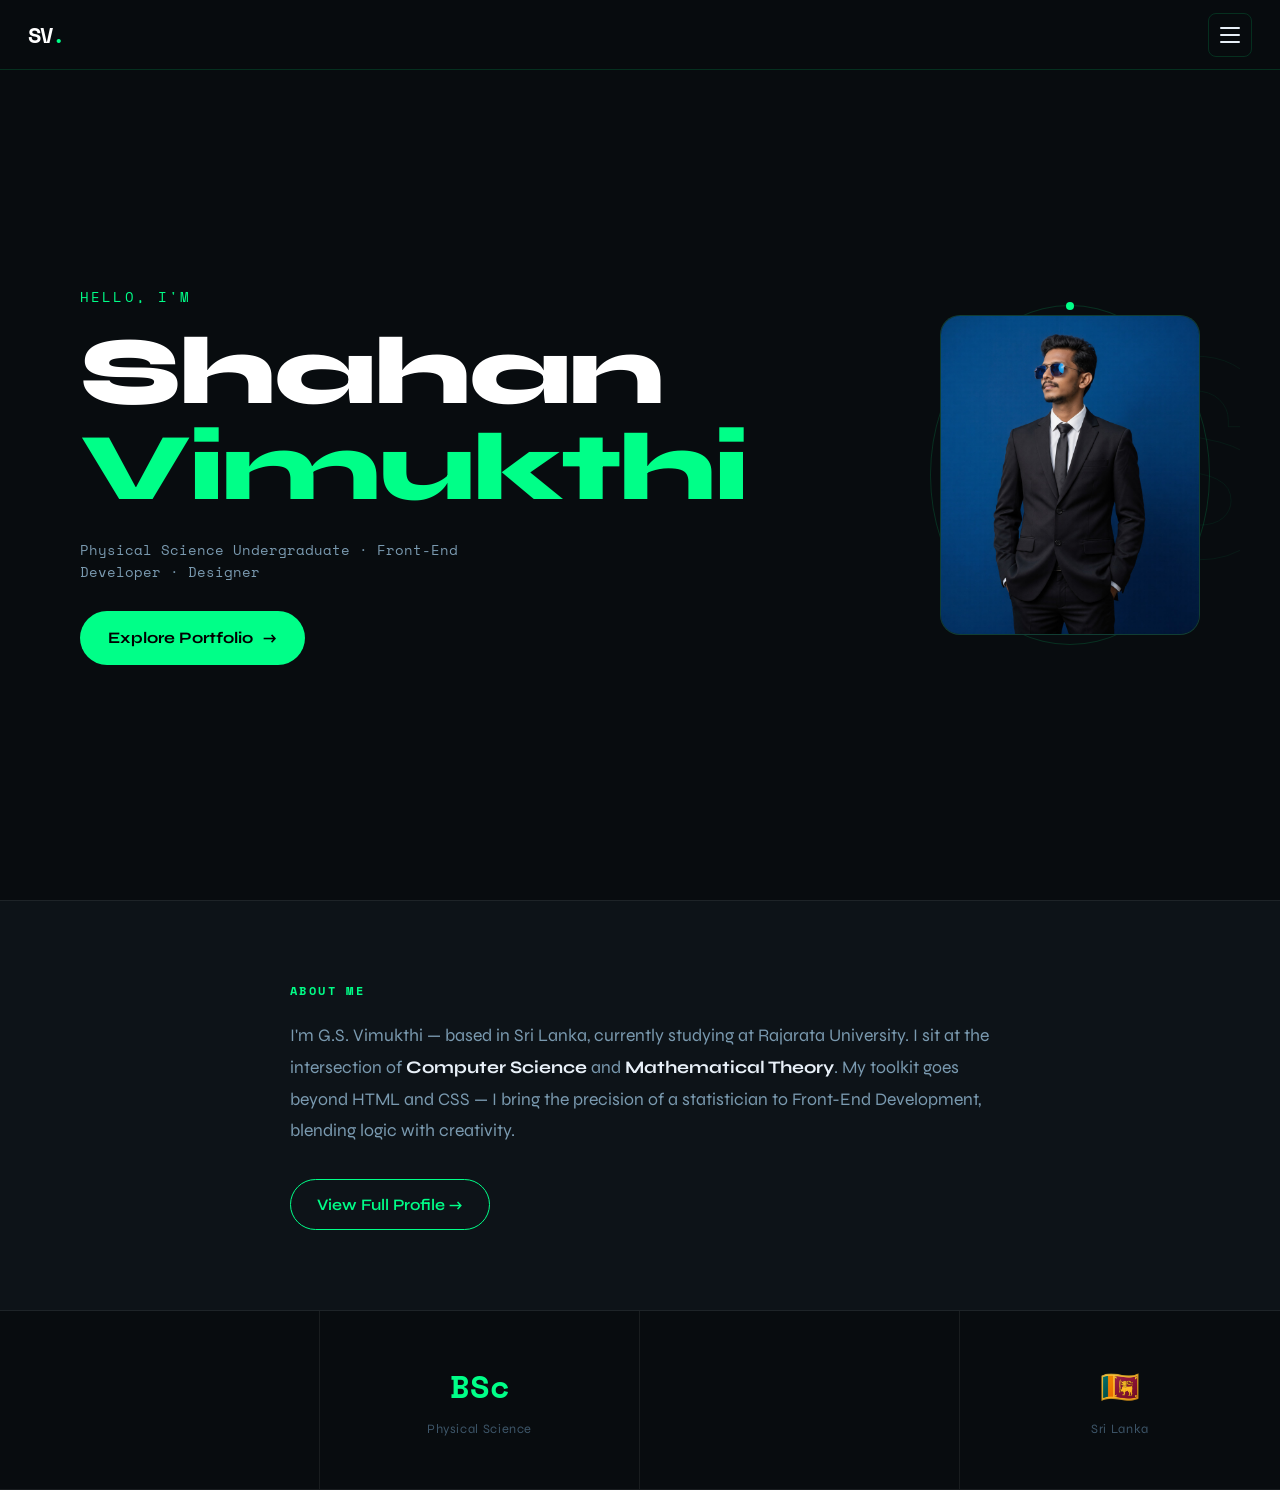
<file: index.html>
<!DOCTYPE html>
<html lang="en">
<head>
  <meta charset="utf-8">
  <meta name="description" content="Shahan Vimukthi — Personal Portfolio">
  <meta name="keywords" content="shahan, shahan vimukthi, GS Vimukthi, portfolio">
  <meta name="author" content="Shahan Vimukthi">
  <meta name="viewport" content="width=device-width, initial-scale=1.0">
  <link href="style.css" rel="stylesheet" type="text/css">
  <link href="https://fonts.googleapis.com/css2?family=Space+Mono:wght@400;700&family=Syne:wght@400;600;800&display=swap" rel="stylesheet">
  <link rel="icon" href="image/logo.png" type="image/png">
  <title>Shahan Vimukthi</title>
</head>
<body>

  <!-- NAV -->
  <nav class="navbar">
    <div class="nav-logo">SV<span class="dot">.</span></div>
    <button class="nav-toggle" id="navToggle" aria-label="Open menu">
      <span></span><span></span><span></span>
    </button>
  </nav>

  <!-- SIDE DRAWER -->
  <div class="drawer" id="drawer">
    <button class="drawer-close" id="drawerClose">✕</button>
    <nav class="drawer-nav">
      <a href="index.html" class="drawer-link active">About</a>
      <a href="home.html" class="drawer-link">Home</a>
      <a href="galery.html" class="drawer-link">Gallery</a>
      <a href="#social-section" class="drawer-link">Contact</a>
    </nav>
    <div class="drawer-footer">Shahan Vimukthi</div>
  </div>
  <div class="drawer-overlay" id="drawerOverlay"></div>

  <!-- HERO -->
  <section class="hero">
    <div class="hero-bg-text">GS</div>
    <div class="hero-content">
      <p class="hero-greeting">Hello, I'm</p>
      <h1 class="hero-name">Shahan<br><span class="hero-name-accent">Vimukthi</span></h1>
      <p class="hero-sub">Physical Science Undergraduate · Front-End Developer · Designer</p>
      
      <a href="home.html" class="hero-btn">Explore Portfolio <span class="arrow">→</span></a>
    </div>
    <div class="hero-portrait">
      <div class="portrait-ring"></div>
      <div class="portrait-box">
        <img src="image\Shahan_Vimukthi.jpg" alt="Shahan Vimukthi" class="portrait-img">
      </div>
    </div>
  </section>

  <!-- ABOUT STRIP -->
  <section class="about-strip">
    <div class="about-inner">
      <h2 class="section-label">About Me</h2>
      <p class="about-text">
        I'm G.S. Vimukthi — based in Sri Lanka, currently studying at Rajarata University.
        I sit at the intersection of <strong>Computer Science</strong> and <strong>Mathematical Theory</strong>.
        My toolkit goes beyond HTML and CSS — I bring the precision of a statistician to
        Front-End Development, blending logic with creativity.
      </p>
      <a href="home.html" class="outline-btn">View Full Profile →</a>
    </div>
  </section>

  <!-- QUICK STATS -->
  <section class="stats">
    <div class="stat-card">
      <span class="stat-num"></span>
      <span class="stat-label"></span>
    </div>
    <div class="stat-card">
      <span class="stat-num">BSc</span>
      <span class="stat-label">Physical Science</span>
    </div>
    <div class="stat-card">
      <span class="stat-num"></span>
      <span class="stat-label"></span>
    </div>
    <div class="stat-card">
      <span class="stat-num">🇱🇰</span>
      <span class="stat-label">Sri Lanka</span>
    </div>
  </section>

  <script>
    const toggle = document.getElementById('navToggle');
    const drawer = document.getElementById('drawer');
    const overlay = document.getElementById('drawerOverlay');
    const close = document.getElementById('drawerClose');
    function openDrawer() { drawer.classList.add('open'); overlay.classList.add('show'); }
    function closeDrawer() { drawer.classList.remove('open'); overlay.classList.remove('show'); }
    toggle.addEventListener('click', openDrawer);
    close.addEventListener('click', closeDrawer);
    overlay.addEventListener('click', closeDrawer);
  </script>
</body>
</html>
</file>
<file: style.css>
/* =============================================
   SHAHAN VIMUKTHI — PORTFOLIO STYLESHEET
   Theme: Dark Tech / Geometric / Minimal
   ============================================= */

/* ---- CSS VARIABLES ---- */
:root {
  --green: #00ff88;
  --green-dim: #00cc6a;
  --green-glow: rgba(0, 255, 136, 0.18);
  --bg: #080c0f;
  --bg2: #0d1318;
  --bg3: #111922;
  --surface: #141c24;
  --surface2: #1a2430;
  --border: rgba(0, 255, 136, 0.15);
  --border-soft: rgba(255,255,255,0.07);
  --text: #e8f0f8;
  --text-dim: #7a9ab0;
  --text-mute: #3d5568;
  --font-head: 'Syne', sans-serif;
  --font-mono: 'Space Mono', monospace;
  --radius: 16px;
  --radius-sm: 8px;
  --nav-h: 70px;
}

/* ---- RESET & BASE ---- */
*, *::before, *::after { box-sizing: border-box; margin: 0; padding: 0; }

html { scroll-behavior: smooth; }

body {
  background-color: var(--bg);
  color: var(--text);
  font-family: var(--font-head);
  line-height: 1.6;
  min-height: 100vh;
  overflow-x: hidden;
}

a { color: var(--green); text-decoration: none; }
a:hover { color: #fff; }

img { display: block; max-width: 100%; }

/* =============================================
   NAVBAR
   ============================================= */
.navbar {
  position: fixed;
  top: 0; left: 0; right: 0;
  height: var(--nav-h);
  display: flex;
  align-items: center;
  justify-content: space-between;
  padding: 0 28px;
  background: rgba(8, 12, 15, 0.85);
  backdrop-filter: blur(20px);
  -webkit-backdrop-filter: blur(20px);
  border-bottom: 1px solid var(--border);
  z-index: 100;
}

.nav-logo {
  font-family: var(--font-mono);
  font-size: 1.4rem;
  font-weight: 700;
  color: #fff;
  letter-spacing: -1px;
}

.dot { color: var(--green); }

.nav-toggle {
  background: none;
  border: 1px solid var(--border);
  border-radius: var(--radius-sm);
  width: 44px; height: 44px;
  display: flex;
  flex-direction: column;
  justify-content: center;
  align-items: center;
  gap: 5px;
  cursor: pointer;
  padding: 8px;
  transition: border-color 0.2s, background 0.2s;
}

.nav-toggle:hover {
  border-color: var(--green);
  background: var(--green-glow);
}

.nav-toggle span {
  display: block;
  width: 20px; height: 2px;
  background: var(--text);
  border-radius: 2px;
  transition: background 0.2s;
}

.nav-toggle:hover span { background: var(--green); }

/* =============================================
   DRAWER (SIDE NAV)
   ============================================= */
.drawer {
  position: fixed;
  top: 0; left: 0;
  height: 100vh;
  width: 280px;
  background: var(--surface);
  border-right: 1px solid var(--border);
  z-index: 200;
  transform: translateX(-100%);
  transition: transform 0.35s cubic-bezier(0.4, 0, 0.2, 1);
  display: flex;
  flex-direction: column;
  padding: 28px 0 28px;
}

.drawer.open { transform: translateX(0); }

.drawer-close {
  align-self: flex-end;
  margin-right: 24px;
  background: none;
  border: 1px solid var(--border-soft);
  color: var(--text-dim);
  width: 36px; height: 36px;
  border-radius: 50%;
  font-size: 1rem;
  cursor: pointer;
  transition: color 0.2s, border-color 0.2s;
  margin-bottom: 32px;
}

.drawer-close:hover { color: var(--green); border-color: var(--green); }

.drawer-nav {
  display: flex;
  flex-direction: column;
  flex: 1;
  padding: 0 28px;
  gap: 4px;
}

.drawer-link {
  font-family: var(--font-head);
  font-size: 1.2rem;
  font-weight: 600;
  color: var(--text-dim);
  padding: 14px 16px;
  border-radius: var(--radius-sm);
  transition: color 0.2s, background 0.2s;
  letter-spacing: 0.02em;
}

.drawer-link:hover, .drawer-link.active {
  color: var(--green);
  background: var(--green-glow);
}

.drawer-footer {
  padding: 0 44px;
  font-family: var(--font-mono);
  font-size: 0.75rem;
  color: var(--text-mute);
}

.drawer-overlay {
  position: fixed;
  inset: 0;
  background: rgba(0,0,0,0.6);
  z-index: 199;
  opacity: 0;
  pointer-events: none;
  transition: opacity 0.3s;
}

.drawer-overlay.show { opacity: 1; pointer-events: all; }

/* =============================================
   INDEX PAGE — HERO
   ============================================= */
.hero {
  min-height: 100vh;
  padding: calc(var(--nav-h) + 60px) 40px 80px;
  display: grid;
  grid-template-columns: 1fr auto;
  align-items: center;
  gap: 40px;
  position: relative;
  overflow: hidden;
  max-width: 1200px;
  margin: 0 auto;
}

/* big BG text */
.hero-bg-text {
  position: absolute;
  right: -40px; top: 50%;
  transform: translateY(-50%);
  font-family: var(--font-mono);
  font-size: clamp(120px, 22vw, 280px);
  font-weight: 700;
  color: transparent;
  -webkit-text-stroke: 1px rgba(0, 255, 136, 0.06);
  pointer-events: none;
  user-select: none;
  line-height: 1;
  z-index: 0;
}

.hero-content { position: relative; z-index: 1; }

.hero-greeting {
  font-family: var(--font-mono);
  font-size: 0.9rem;
  color: var(--green);
  letter-spacing: 0.15em;
  text-transform: uppercase;
  margin-bottom: 16px;
}

.hero-name {
  font-family: var(--font-head);
  font-size: clamp(3rem, 8vw, 6rem);
  font-weight: 800;
  line-height: 1.0;
  letter-spacing: -2px;
  color: #fff;
  margin-bottom: 24px;
}

.hero-name-accent {
  color: var(--green);
  display: block;
}

.hero-sub {
  font-size: 1rem;
  color: var(--text-dim);
  max-width: 420px;
  margin-bottom: 28px;
  font-family: var(--font-mono);
  font-size: 0.85rem;
}

.hero-tags {
  display: flex;
  flex-wrap: wrap;
  gap: 10px;
  margin-bottom: 40px;
}

.tag {
  font-family: var(--font-mono);
  font-size: 0.75rem;
  color: var(--green);
  border: 1px solid var(--border);
  padding: 5px 14px;
  border-radius: 100px;
  background: var(--green-glow);
  letter-spacing: 0.04em;
}

.hero-btn {
  display: inline-flex;
  align-items: center;
  gap: 10px;
  background: var(--green);
  color: #000;
  font-family: var(--font-head);
  font-weight: 700;
  font-size: 1rem;
  padding: 14px 28px;
  border-radius: 100px;
  transition: transform 0.2s, box-shadow 0.2s;
}

.hero-btn:hover {
  color: #000;
  transform: translateY(-2px);
  box-shadow: 0 8px 30px rgba(0, 255, 136, 0.35);
}

.hero-btn .arrow { transition: transform 0.2s; }
.hero-btn:hover .arrow { transform: translateX(4px); }

/* PORTRAIT */
.hero-portrait {
  position: relative;
  z-index: 1;
  width: 260px;
  height: 320px;
  flex-shrink: 0;
}

.portrait-ring {
  position: absolute;
  inset: -10px;
  border-radius: 50%;
  border: 1px solid var(--border);
  animation: spin 20s linear infinite;
}

.portrait-ring::before {
  content: '';
  position: absolute;
  top: -4px; left: 50%;
  transform: translateX(-50%);
  width: 8px; height: 8px;
  background: var(--green);
  border-radius: 50%;
}

@keyframes spin { to { transform: rotate(360deg); } }

.portrait-box {
  width: 100%;
  height: 100%;
  border-radius: 20px;
  background: var(--surface);
  border: 1px solid var(--border);
  overflow: hidden;
  position: relative;
  display: flex;
  align-items: center;
  justify-content: center;
}

.portrait-img { width: 100%; height: 120%; object-fit: cover; }

.portrait-placeholder {
  font-family: var(--font-head);
  font-size: 6rem;
  font-weight: 800;
  color: var(--green-dim);
  opacity: 0.3;
}

.portrait-badge {
  position: absolute;
  bottom: -14px;
  left: 50%;
  transform: translateX(-50%);
  background: var(--surface2);
  border: 1px solid var(--border);
  border-radius: 100px;
  padding: 6px 18px;
  font-family: var(--font-mono);
  font-size: 0.7rem;
  color: var(--green);
  white-space: nowrap;
}

/* =============================================
   ABOUT STRIP
   ============================================= */
.about-strip {
  background: var(--bg2);
  border-top: 1px solid var(--border-soft);
  border-bottom: 1px solid var(--border-soft);
  padding: 80px 40px;
}

.about-inner {
  max-width: 700px;
  margin: 0 auto;
}

.section-label {
  font-family: var(--font-mono);
  font-size: 0.75rem;
  letter-spacing: 0.2em;
  text-transform: uppercase;
  color: var(--green);
  margin-bottom: 20px;
}

.about-text {
  font-size: 1.1rem;
  color: var(--text-dim);
  line-height: 1.8;
  margin-bottom: 32px;
}

.about-text strong { color: var(--text); }

.outline-btn {
  display: inline-block;
  border: 1px solid var(--green);
  color: var(--green);
  font-family: var(--font-head);
  font-weight: 600;
  padding: 12px 26px;
  border-radius: 100px;
  transition: background 0.2s, color 0.2s;
}

.outline-btn:hover { background: var(--green); color: #000; }

/* =============================================
   STATS STRIP
   ============================================= */
.stats {
  display: grid;
  grid-template-columns: repeat(4, 1fr);
  border-bottom: 1px solid var(--border-soft);
}

.stat-card {
  display: flex;
  flex-direction: column;
  align-items: center;
  justify-content: center;
  gap: 6px;
  padding: 50px 20px;
  border-right: 1px solid var(--border-soft);
  text-align: center;
}

.stat-card:last-child { border-right: none; }

.stat-num {
  font-family: var(--font-mono);
  font-size: 2rem;
  font-weight: 700;
  color: var(--green);
}

.stat-label {
  font-size: 0.8rem;
  color: var(--text-mute);
  letter-spacing: 0.05em;
}

/* =============================================
   HOME PAGE — PAGE HERO
   ============================================= */
.page-hero {
  padding: calc(var(--nav-h) + 70px) 40px 60px;
  text-align: center;
  position: relative;
  overflow: hidden;
}

.page-hero::before {
  content: '';
  position: absolute;
  top: 50%;
  left: 50%;
  transform: translate(-50%, -50%);
  width: 500px; height: 500px;
  background: radial-gradient(circle, rgba(0,255,136,0.06) 0%, transparent 70%);
  pointer-events: none;
}

.page-title {
  font-family: var(--font-head);
  font-size: clamp(3rem, 10vw, 7rem);
  font-weight: 800;
  letter-spacing: -3px;
  color: #fff;
  line-height: 1;
  margin-bottom: 16px;
}

.page-sub {
  font-family: var(--font-mono);
  font-size: 0.85rem;
  color: var(--text-mute);
  letter-spacing: 0.1em;
}

/* =============================================
   CATEGORY CARDS (HOME)
   ============================================= */
.cat-section {
  padding: 20px 40px 60px;
}

.cat-cards {
  display: flex;
  justify-content: center;
  gap: 20px;
  flex-wrap: wrap;
  max-width: 900px;
  margin: 0 auto;
}

.cat-card {
  display: flex;
  flex-direction: column;
  align-items: center;
  gap: 12px;
  background: var(--surface);
  border: 1px solid var(--border-soft);
  border-radius: var(--radius);
  padding: 32px 40px;
  cursor: pointer;
  transition: border-color 0.25s, transform 0.25s, box-shadow 0.25s;
  min-width: 160px;
}

.cat-card:hover {
  border-color: var(--green);
  transform: translateY(-6px);
  box-shadow: 0 12px 40px rgba(0,255,136,0.1);
}

.cat-icon { font-size: 2.2rem; }

.cat-name {
  font-family: var(--font-head);
  font-weight: 600;
  font-size: 0.9rem;
  color: var(--text-dim);
  letter-spacing: 0.04em;
}

.cat-card:hover .cat-name { color: var(--green); }

/* =============================================
   CONTENT SECTIONS
   ============================================= */
.content-section {
  padding: 80px 40px;
  max-width: 900px;
  margin: 0 auto;
}

.content-section.alt-bg {
  max-width: 100%;
  background: var(--bg2);
  border-top: 1px solid var(--border-soft);
  border-bottom: 1px solid var(--border-soft);
}

.content-section.alt-bg > * { max-width: 900px; margin-left: auto; margin-right: auto; }

.section-header {
  display: flex;
  align-items: baseline;
  gap: 20px;
  margin-bottom: 48px;
}

.section-num {
  font-family: var(--font-mono);
  font-size: 0.75rem;
  color: var(--green);
  letter-spacing: 0.1em;
  opacity: 0.7;
}

.section-title {
  font-family: var(--font-head);
  font-size: clamp(1.6rem, 4vw, 2.4rem);
  font-weight: 800;
  color: #fff;
  letter-spacing: -1px;
}

/* =============================================
   EDUCATION CARDS
   ============================================= */
.edu-timeline {
  display: flex;
  flex-direction: column;
  gap: 16px;
}

.edu-card {
  background: var(--surface);
  border: 1px solid var(--border-soft);
  border-radius: var(--radius);
  overflow: hidden;
  transition: border-color 0.25s;
  position: relative;
}

.edu-card:hover { border-color: var(--border); }

.edu-card.featured {
  border-color: rgba(0,255,136,0.3);
  background: linear-gradient(135deg, var(--surface) 0%, rgba(0,255,136,0.04) 100%);
}

.edu-featured-badge {
  position: absolute;
  top: 18px; right: 18px;
  font-family: var(--font-mono);
  font-size: 0.65rem;
  background: var(--green);
  color: #000;
  padding: 3px 10px;
  border-radius: 100px;
  font-weight: 700;
  letter-spacing: 0.08em;
  text-transform: uppercase;
}

.edu-card-header {
  display: flex;
  align-items: center;
  gap: 16px;
  padding: 22px 24px;
  cursor: pointer;
}

.edu-icon { font-size: 1.8rem; flex-shrink: 0; }

.edu-card-header > div:nth-child(2) { flex: 1; }

.edu-school {
  font-family: var(--font-head);
  font-size: 1.05rem;
  font-weight: 700;
  color: #fff;
  margin-bottom: 4px;
}

.edu-period {
  font-family: var(--font-mono);
  font-size: 0.72rem;
  color: var(--green);
  letter-spacing: 0.08em;
}

.edu-toggle {
  background: none;
  border: 1px solid var(--border-soft);
  color: var(--text-dim);
  width: 34px; height: 34px;
  border-radius: 50%;
  font-size: 1.3rem;
  cursor: pointer;
  flex-shrink: 0;
  transition: color 0.2s, border-color 0.2s, background 0.2s;
  line-height: 1;
}

.edu-toggle:hover, .edu-card.expanded .edu-toggle {
  color: var(--green);
  border-color: var(--green);
  background: var(--green-glow);
}

.edu-body {
  display: none;
  padding: 0 24px 24px;
  border-top: 1px solid var(--border-soft);
  margin-top: 0;
  animation: slideDown 0.25s ease;
}

@keyframes slideDown {
  from { opacity: 0; transform: translateY(-8px); }
  to { opacity: 1; transform: translateY(0); }
}

.edu-card.expanded .edu-body { display: block; }

.edu-detail {
  display: flex;
  gap: 16px;
  padding: 12px 0;
  border-bottom: 1px solid var(--border-soft);
  font-size: 0.9rem;
}

.edu-detail:last-of-type { border-bottom: none; }

.edu-key {
  font-family: var(--font-mono);
  font-size: 0.72rem;
  color: var(--text-mute);
  letter-spacing: 0.08em;
  text-transform: uppercase;
  min-width: 100px;
  padding-top: 2px;
  flex-shrink: 0;
}

.edu-val { color: var(--text-dim); line-height: 1.6; }

.edu-links {
  display: flex;
  flex-wrap: wrap;
  gap: 10px;
  margin-top: 20px;
}

.edu-link {
  font-family: var(--font-mono);
  font-size: 0.72rem;
  color: var(--green);
  border: 1px solid var(--border);
  padding: 5px 14px;
  border-radius: 100px;
  background: var(--green-glow);
  transition: background 0.2s, color 0.2s;
}

.edu-link:hover {
  background: var(--green);
  color: #000;
}

/* =============================================
   SKILLS
   ============================================= */
.skills-grid {
  display: flex;
  flex-wrap: wrap;
  gap: 12px;
  padding: 0 0 0;
}

.skill-pill {
  font-family: var(--font-head);
  font-weight: 600;
  font-size: 0.9rem;
  padding: 10px 22px;
  border-radius: 100px;
  border: 1px solid var(--border-soft);
  background: var(--surface);
  color: var(--text-dim);
  transition: border-color 0.2s, color 0.2s, transform 0.2s;
  cursor: default;
}

.skill-pill:hover {
  border-color: var(--green);
  color: var(--green);
  transform: translateY(-3px);
}

/* =============================================
   SOCIAL CARDS
   ============================================= */
.social-cards {
  display: flex;
  flex-direction: column;
  gap: 14px;
}

.social-card {
  display: flex;
  align-items: center;
  gap: 20px;
  background: var(--surface);
  border: 1px solid var(--border-soft);
  border-radius: var(--radius);
  padding: 22px 28px;
  color: var(--text);
  transition: border-color 0.25s, transform 0.2s;
}

.social-card:hover {
  border-color: var(--green);
  color: var(--green);
  transform: translateX(6px);
}

.social-icon img { 
  width: 30px;
  height: auto;
  margin: 5px;
  cursor: pointer;
  border-radius: 50%;
}

.social-name {
  flex: 1;
  font-family: var(--font-head);
  font-weight: 700;
  font-size: 1rem;
}

.social-arrow {
  font-size: 1.2rem;
  opacity: 0.4;
  transition: opacity 0.2s, transform 0.2s;
}

.social-card:hover .social-arrow { opacity: 1; transform: translateX(4px); }

/* =============================================
   FOOTER
   ============================================= */
.site-footer {
  text-align: center;
  padding: 40px;
  border-top: 1px solid var(--border-soft);
  font-family: var(--font-mono);
  font-size: 0.75rem;
  color: var(--text-mute);
}

/* =============================================
   RESPONSIVE — TABLET
   ============================================= */
@media (max-width: 900px) {
  .hero {
    grid-template-columns: 1fr;
    text-align: center;
    padding: calc(var(--nav-h) + 50px) 28px 60px;
  }

  .hero-content { order: 2; }
  .hero-portrait { order: 1; margin: 0 auto; }

  .hero-sub { margin: 0 auto 28px; }
  .hero-tags { justify-content: center; }
  .hero-bg-text { display: none; }

  .stats {
    grid-template-columns: repeat(2, 1fr);
  }

  .stat-card:nth-child(2) { border-right: none; }
  .stat-card:nth-child(3) { border-right: 1px solid var(--border-soft); }
  .stat-card:nth-child(1), .stat-card:nth-child(2) {
    border-bottom: 1px solid var(--border-soft);
  }
}

/* =============================================
   RESPONSIVE — MOBILE
   ============================================= */
@media (max-width: 600px) {
  .navbar { padding: 0 18px; }

  .hero {
    padding: calc(var(--nav-h) + 40px) 20px 50px;
    gap: 32px;
  }

  .hero-portrait { width: 200px; height: 250px; }

  .portrait-ring { display: none; }

  .about-strip { padding: 60px 20px; }

  .stats { grid-template-columns: repeat(2, 1fr); }

  .page-hero { padding: calc(var(--nav-h) + 50px) 20px 40px; }

  .cat-section { padding: 20px 20px 50px; }

  .cat-cards { gap: 14px; }

  .cat-card { padding: 24px 28px; min-width: 130px; }

  .content-section { padding: 60px 20px; }

  .edu-card-header { padding: 18px 16px; gap: 12px; }
  .edu-body { padding: 0 16px 20px; }

  .edu-key { min-width: 80px; font-size: 0.68rem; }

  .section-header { flex-direction: column; gap: 4px; margin-bottom: 32px; }

  .section-num { display: none; }

  .social-card { padding: 18px 20px; }

  .site-footer { padding: 28px 20px; }

  .drawer { width: 240px; }
}

/* =============================================
   RESPONSIVE — VERY SMALL
   ============================================= */
@media (max-width: 380px) {
  .hero-name { font-size: 2.4rem; }
  .cat-card { padding: 20px 18px; min-width: 110px; }
  .cat-icon { font-size: 1.8rem; }
}
</file>
